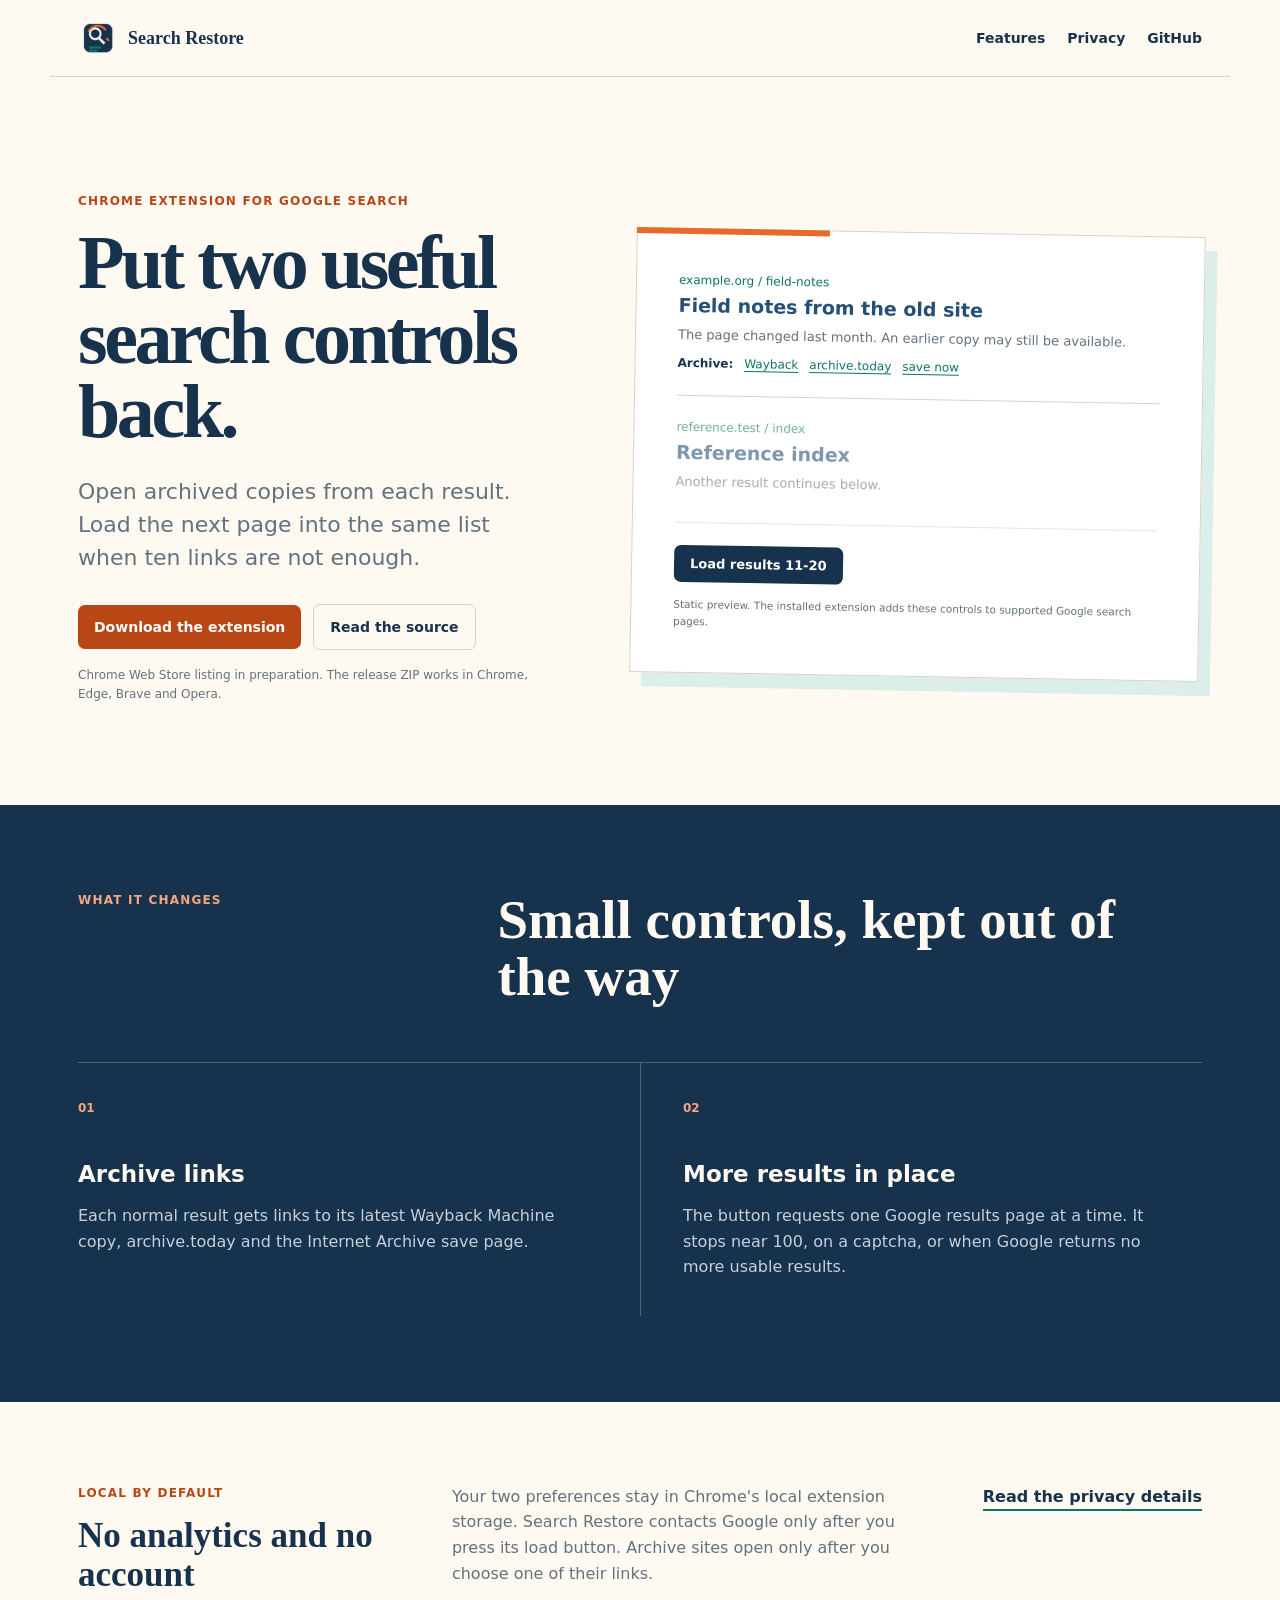
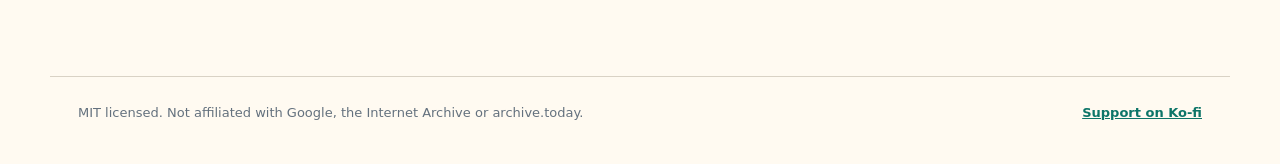
<file: index.html>
<!doctype html>
<html lang="en">
<head>
  <meta charset="utf-8">
  <meta name="viewport" content="width=device-width, initial-scale=1">
  <meta name="description" content="Search Restore adds archive links and a load-more control to Google search results.">
  <meta name="theme-color" content="#fffaf1">
  <title>Search Restore</title>
  <link rel="icon" href="extension/icons/icon48.png">
  <link rel="stylesheet" href="styles.css">
</head>
<body>
  <a class="skip-link" href="#main">Skip to content</a>

  <header class="site-header">
    <a class="brand" href="./" aria-label="Search Restore home">
      <img src="extension/icons/icon48.png" width="40" height="40" alt="">
      <span>Search Restore</span>
    </a>
    <nav aria-label="Main navigation">
      <a href="#features">Features</a>
      <a href="privacy.html">Privacy</a>
      <a href="https://github.com/cig13zs/search-restore">GitHub</a>
    </nav>
  </header>

  <main id="main">
    <section class="hero">
      <div class="hero-copy">
        <p class="eyebrow">Chrome extension for Google Search</p>
        <h1>Put two useful search controls back.</h1>
        <p class="lede">Open archived copies from each result. Load the next page into the same list when ten links are not enough.</p>
        <div class="actions">
          <a class="primary" href="https://github.com/cig13zs/search-restore/releases">Download the extension</a>
          <a class="secondary" href="https://github.com/cig13zs/search-restore">Read the source</a>
        </div>
        <p class="availability">Chrome Web Store listing in preparation. The release ZIP works in Chrome, Edge, Brave and Opera.</p>
      </div>

      <div class="result-sheet" aria-label="Example search result with Search Restore controls">
        <div class="sheet-rule"></div>
        <article class="mock-result">
          <p class="mock-url">example.org / field-notes</p>
          <h2>Field notes from the old site</h2>
          <p>The page changed last month. An earlier copy may still be available.</p>
          <div class="mock-archive"><strong>Archive:</strong> <a href="#preview-note">Wayback</a> <a href="#preview-note">archive.today</a> <a href="#preview-note">save now</a></div>
        </article>
        <article class="mock-result muted-result" aria-hidden="true">
          <p class="mock-url">reference.test / index</p>
          <h2>Reference index</h2>
          <p>Another result continues below.</p>
        </article>
        <button type="button" class="mock-button" disabled>Load results 11-20</button>
        <p id="preview-note" class="preview-note">Static preview. The installed extension adds these controls to supported Google search pages.</p>
      </div>
    </section>

    <section class="features" id="features" aria-labelledby="features-heading">
      <div class="section-heading">
        <p class="eyebrow">What it changes</p>
        <h2 id="features-heading">Small controls, kept out of the way</h2>
      </div>
      <div class="feature-grid">
        <article>
          <span class="number">01</span>
          <h3>Archive links</h3>
          <p>Each normal result gets links to its latest Wayback Machine copy, archive.today and the Internet Archive save page.</p>
        </article>
        <article>
          <span class="number">02</span>
          <h3>More results in place</h3>
          <p>The button requests one Google results page at a time. It stops near 100, on a captcha, or when Google returns no more usable results.</p>
        </article>
      </div>
    </section>

    <section class="privacy-strip" aria-labelledby="privacy-heading">
      <div>
        <p class="eyebrow">Local by default</p>
        <h2 id="privacy-heading">No analytics and no account</h2>
      </div>
      <p>Your two preferences stay in Chrome's local extension storage. Search Restore contacts Google only after you press its load button. Archive sites open only after you choose one of their links.</p>
      <a href="privacy.html">Read the privacy details</a>
    </section>
  </main>

  <footer>
    <p>MIT licensed. Not affiliated with Google, the Internet Archive or archive.today.</p>
    <a href="https://ko-fi.com/jju1s">Support on Ko-fi</a>
  </footer>
</body>
</html>
</file>
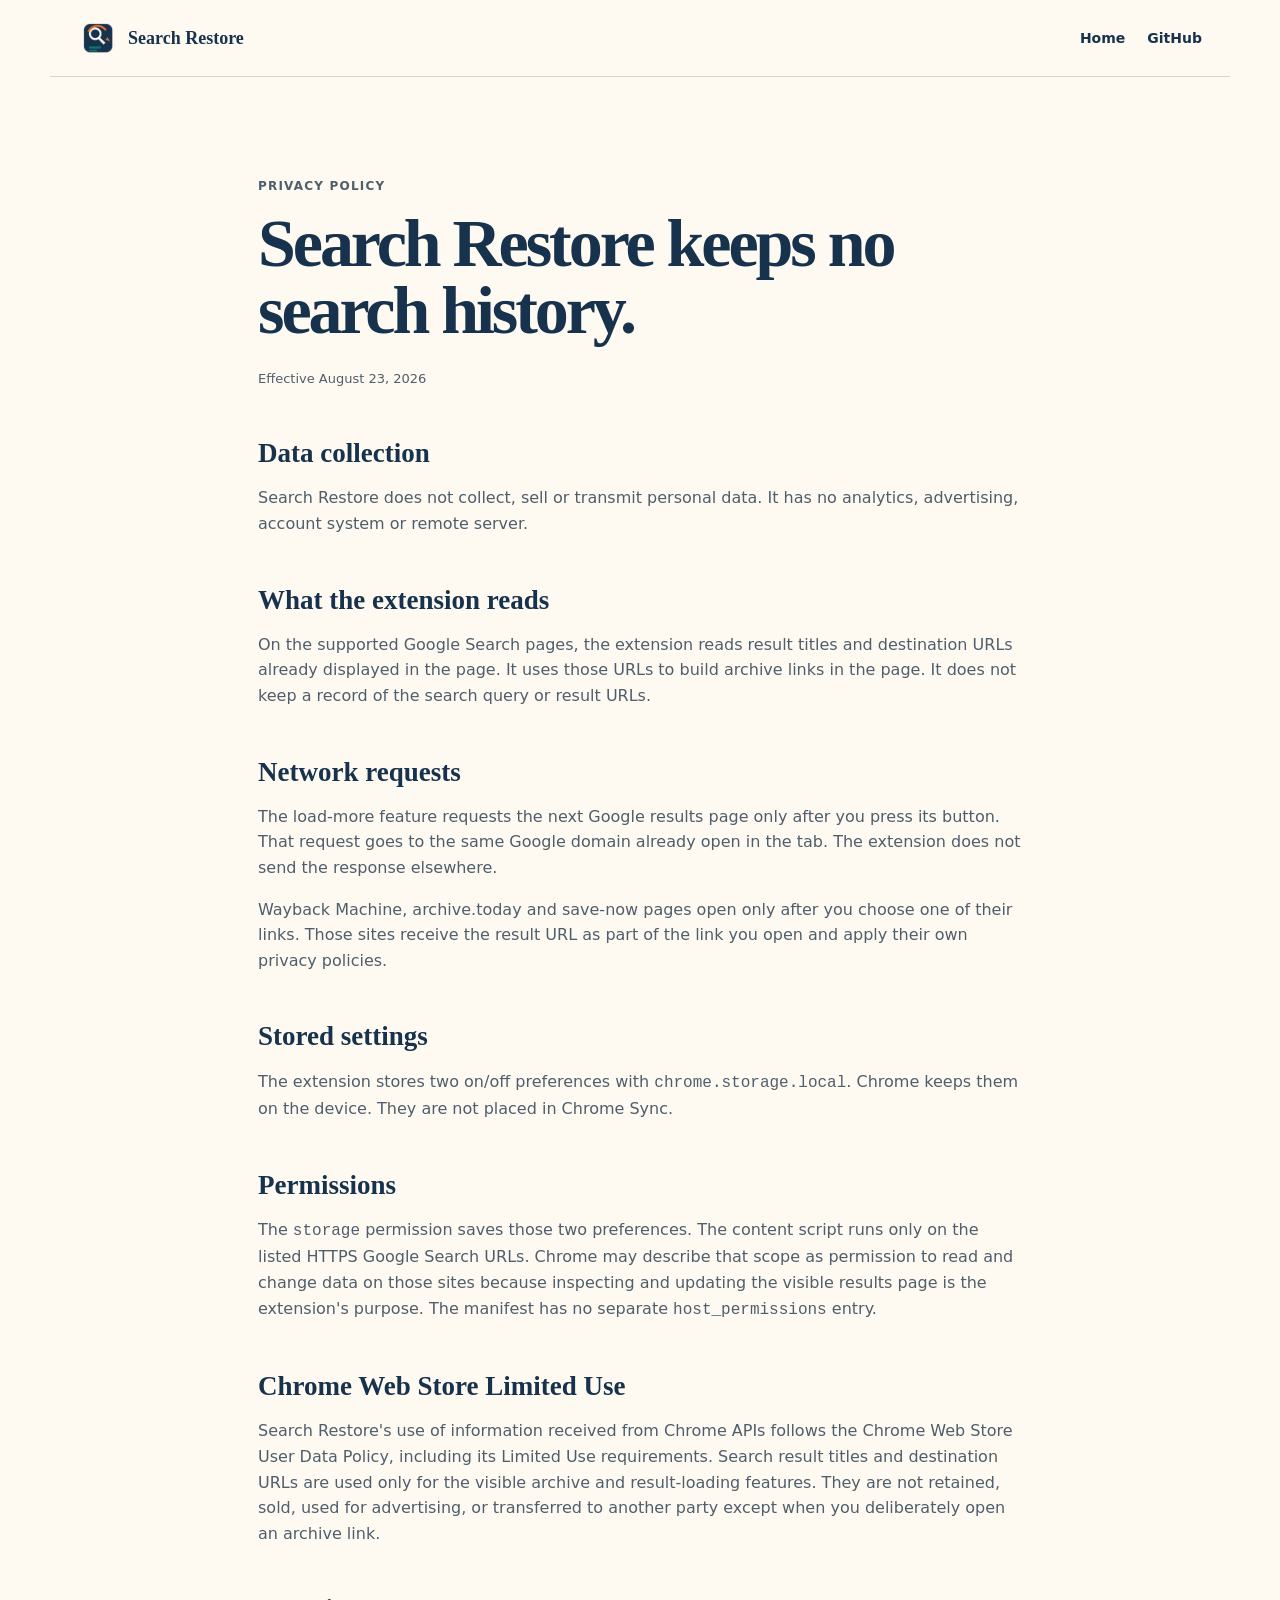
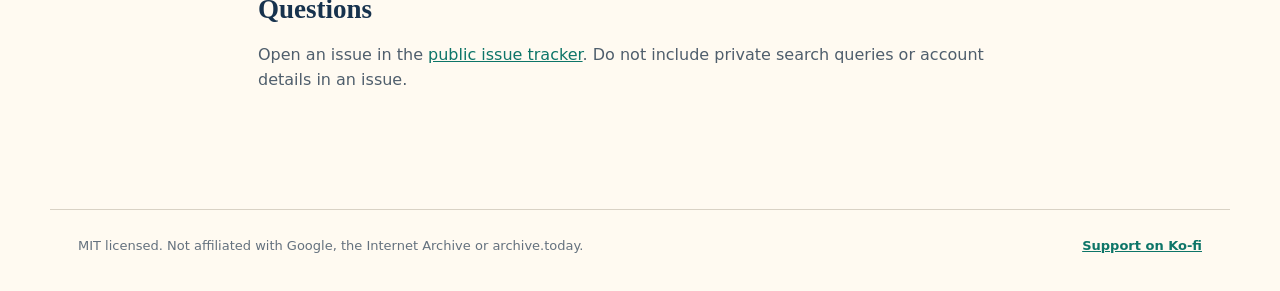
<file: privacy.html>
<!doctype html>
<html lang="en">
<head>
  <meta charset="utf-8">
  <meta name="viewport" content="width=device-width, initial-scale=1">
  <meta name="description" content="Privacy policy for the Search Restore browser extension.">
  <meta name="theme-color" content="#fffaf1">
  <title>Privacy | Search Restore</title>
  <link rel="icon" href="extension/icons/icon48.png">
  <link rel="stylesheet" href="styles.css">
</head>
<body>
  <a class="skip-link" href="#main">Skip to content</a>
  <header class="site-header">
    <a class="brand" href="./" aria-label="Search Restore home">
      <img src="extension/icons/icon48.png" width="40" height="40" alt="">
      <span>Search Restore</span>
    </a>
    <nav aria-label="Main navigation">
      <a href="./">Home</a>
      <a href="https://github.com/cig13zs/search-restore">GitHub</a>
    </nav>
  </header>

  <main class="legal" id="main">
    <p class="eyebrow">Privacy policy</p>
    <h1>Search Restore keeps no search history.</h1>
    <p class="updated">Effective August 23, 2026</p>

    <h2>Data collection</h2>
    <p>Search Restore does not collect, sell or transmit personal data. It has no analytics, advertising, account system or remote server.</p>

    <h2>What the extension reads</h2>
    <p>On the supported Google Search pages, the extension reads result titles and destination URLs already displayed in the page. It uses those URLs to build archive links in the page. It does not keep a record of the search query or result URLs.</p>

    <h2>Network requests</h2>
    <p>The load-more feature requests the next Google results page only after you press its button. That request goes to the same Google domain already open in the tab. The extension does not send the response elsewhere.</p>
    <p>Wayback Machine, archive.today and save-now pages open only after you choose one of their links. Those sites receive the result URL as part of the link you open and apply their own privacy policies.</p>

    <h2>Stored settings</h2>
    <p>The extension stores two on/off preferences with <code>chrome.storage.local</code>. Chrome keeps them on the device. They are not placed in Chrome Sync.</p>

    <h2>Permissions</h2>
    <p>The <code>storage</code> permission saves those two preferences. The content script runs only on the listed HTTPS Google Search URLs. Chrome may describe that scope as permission to read and change data on those sites because inspecting and updating the visible results page is the extension's purpose. The manifest has no separate <code>host_permissions</code> entry.</p>

    <h2>Chrome Web Store Limited Use</h2>
    <p>Search Restore's use of information received from Chrome APIs follows the Chrome Web Store User Data Policy, including its Limited Use requirements. Search result titles and destination URLs are used only for the visible archive and result-loading features. They are not retained, sold, used for advertising, or transferred to another party except when you deliberately open an archive link.</p>

    <h2>Questions</h2>
    <p>Open an issue in the <a href="https://github.com/cig13zs/search-restore/issues">public issue tracker</a>. Do not include private search queries or account details in an issue.</p>
  </main>

  <footer>
    <p>MIT licensed. Not affiliated with Google, the Internet Archive or archive.today.</p>
    <a href="https://ko-fi.com/jju1s">Support on Ko-fi</a>
  </footer>
</body>
</html>
</file>
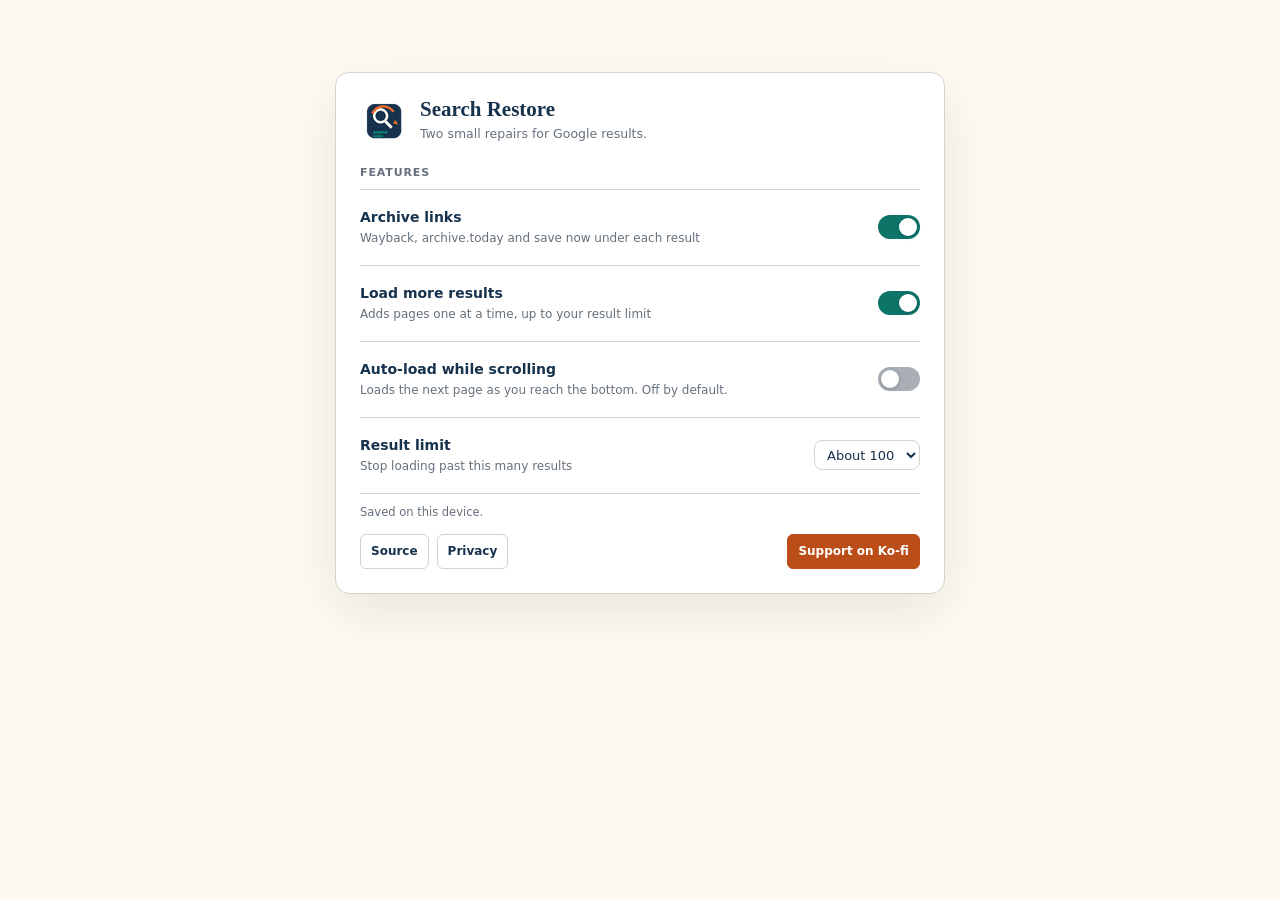
<file: extension/popup.html>
<!doctype html>
<html lang="en">
<head>
  <meta charset="utf-8">
  <meta name="viewport" content="width=device-width, initial-scale=1">
  <meta name="description" content="Choose which Search Restore tools run on Google search pages.">
  <title>Search Restore settings</title>
  <link rel="icon" href="icons/icon48.png">
  <link rel="stylesheet" href="popup.css">
</head>
<body>
  <main class="panel">
    <header class="masthead">
      <img src="icons/icon48.png" width="48" height="48" alt="">
      <div>
        <h1>Search Restore</h1>
        <p>Two small repairs for Google results.</p>
      </div>
    </header>

    <section class="settings" aria-labelledby="features-title">
      <h2 id="features-title">Features</h2>

      <label class="setting" for="archive-links">
        <span class="setting-copy">
          <span class="setting-name">Archive links</span>
          <span class="setting-note">Wayback, archive.today and save now under each result</span>
        </span>
        <span class="switch">
          <input id="archive-links" type="checkbox" data-setting="archiveLinks" checked>
          <span class="switch-track" aria-hidden="true"></span>
        </span>
      </label>

      <label class="setting" for="load-more">
        <span class="setting-copy">
          <span class="setting-name">Load more results</span>
          <span class="setting-note">Adds pages one at a time, up to your result limit</span>
        </span>
        <span class="switch">
          <input id="load-more" type="checkbox" data-setting="loadMore" checked>
          <span class="switch-track" aria-hidden="true"></span>
        </span>
      </label>

      <label class="setting" for="auto-load">
        <span class="setting-copy">
          <span class="setting-name">Auto-load while scrolling</span>
          <span class="setting-note">Loads the next page as you reach the bottom. Off by default.</span>
        </span>
        <span class="switch">
          <input id="auto-load" type="checkbox" data-setting="autoLoad">
          <span class="switch-track" aria-hidden="true"></span>
        </span>
      </label>

      <label class="setting" for="max-results">
        <span class="setting-copy">
          <span class="setting-name">Result limit</span>
          <span class="setting-note">Stop loading past this many results</span>
        </span>
        <select id="max-results" data-setting="maxResults" class="select">
          <option value="30">About 30</option>
          <option value="50" selected>About 50</option>
          <option value="100">About 100</option>
        </select>
      </label>
    </section>

    <p class="status" id="settings-status" role="status" aria-live="polite">Saved on this device.</p>

    <nav class="links" aria-label="Project links">
      <a href="https://github.com/cig13zs/search-restore" target="_blank" rel="noopener noreferrer">Source</a>
      <a href="https://cig13zs.github.io/search-restore/privacy.html" target="_blank" rel="noopener noreferrer">Privacy</a>
      <a class="support" href="https://ko-fi.com/jju1s" target="_blank" rel="noopener noreferrer">Support on Ko-fi</a>
    </nav>
  </main>
  <script src="settings.js"></script>
</body>
</html>
</file>
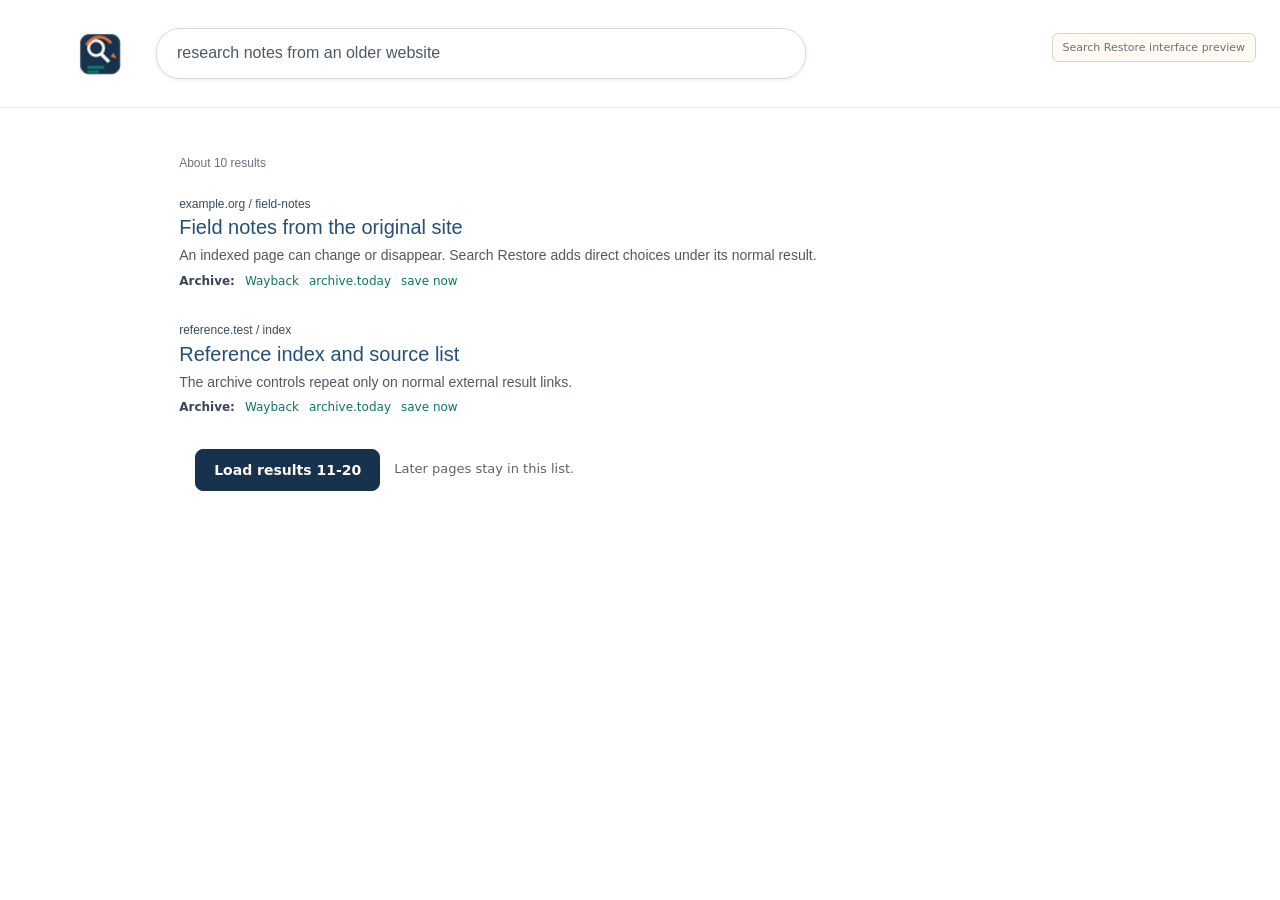
<file: store-assets/source/results-preview.html>
<!doctype html>
<html lang="en">
<head>
  <meta charset="utf-8">
  <meta name="viewport" content="width=device-width, initial-scale=1">
  <title>Search Restore results preview</title>
  <link rel="stylesheet" href="../../extension/content.css">
  <style>
    * { box-sizing: border-box; }
    body { background: #fff; color: #202124; font: 14px/1.55 Arial, sans-serif; margin: 0; }
    header { align-items: center; border-bottom: 1px solid #e4e7eb; display: flex; gap: 28px; height: 108px; padding: 24px 72px; }
    .mark { height: 56px; width: 56px; }
    .search-box { border: 1px solid #d6dbe0; border-radius: 24px; box-shadow: 0 1px 4px rgb(30 50 70 / 10%); color: #4c5965; font-size: 16px; max-width: 650px; padding: 12px 20px; width: 60vw; }
    main { margin-left: clamp(72px, 14vw, 190px); max-width: 730px; padding: 34px 0 70px; }
    .about { color: #6b7280; font-size: 12px; margin-bottom: 22px; }
    article { margin-bottom: 30px; }
    .url { color: #3c4c58; font-size: 12px; margin: 0 0 2px; }
    h2 { color: #244f76; font-size: 20px; font-weight: 500; line-height: 1.25; margin: 0 0 5px; }
    article > p:last-of-type { color: #4f5962; margin: 0; }
    .sr-archive-row { margin-top: 5px; }
    .preview-label { background: #fffaf1; border: 1px solid #d9d2c5; border-radius: 6px; color: #64717e; font: 11px system-ui, sans-serif; padding: 7px 10px; position: fixed; right: 24px; top: 22px; }
  </style>
</head>
<body>
  <header>
    <img class="mark" src="../../extension/icons/icon48.png" alt="">
    <div class="search-box">research notes from an older website</div>
  </header>
  <main>
    <p class="about">About 10 results</p>
    <article>
      <p class="url">example.org / field-notes</p>
      <h2>Field notes from the original site</h2>
      <p>An indexed page can change or disappear. Search Restore adds direct choices under its normal result.</p>
      <span class="sr-archive-row">
        <span class="sr-archive-label">Archive:</span>
        <a class="sr-archive-link" href="#">Wayback</a>
        <a class="sr-archive-link" href="#">archive.today</a>
        <a class="sr-archive-link" href="#">save now</a>
      </span>
    </article>
    <article>
      <p class="url">reference.test / index</p>
      <h2>Reference index and source list</h2>
      <p>The archive controls repeat only on normal external result links.</p>
      <span class="sr-archive-row">
        <span class="sr-archive-label">Archive:</span>
        <a class="sr-archive-link" href="#">Wayback</a>
        <a class="sr-archive-link" href="#">archive.today</a>
        <a class="sr-archive-link" href="#">save now</a>
      </span>
    </article>
    <div class="sr-load-bar" data-sr-load-bar="1">
      <button class="sr-load-button" type="button">Load results 11-20</button>
      <span class="sr-load-status" role="status">Later pages stay in this list.</span>
    </div>
  </main>
  <p class="preview-label">Search Restore interface preview</p>
</body>
</html>
</file>
<file: styles.css>
:root {
  color-scheme: light;
  --paper: #fffaf1;
  --white: #ffffff;
  --ink: #17324d;
  --muted: #64717e;
  --line: #d9d2c5;
  --orange: #e66a2c;
  --orange-dark: #b94715;
  --orange-hover: #8f310f;
  --teal: #0d7568;
  --teal-pale: #dceee9;
}

* {
  box-sizing: border-box;
}

html {
  scroll-behavior: smooth;
}

body {
  background: var(--paper);
  color: var(--ink);
  font: 16px/1.6 system-ui, -apple-system, "Segoe UI", sans-serif;
  margin: 0;
}

a {
  color: var(--teal);
}

a:focus-visible,
button:focus-visible {
  outline: 3px solid var(--orange);
  outline-offset: 3px;
}

.skip-link {
  background: var(--ink);
  color: var(--white);
  left: 12px;
  padding: 8px 12px;
  position: fixed;
  top: -80px;
  z-index: 10;
}

.skip-link:focus {
  top: 12px;
}

.site-header {
  align-items: center;
  border-bottom: 1px solid var(--line);
  display: flex;
  justify-content: space-between;
  margin: 0 auto;
  max-width: 1180px;
  padding: 18px 28px;
}

.brand {
  align-items: center;
  color: var(--ink);
  display: flex;
  font-family: Georgia, "Times New Roman", serif;
  font-size: 18px;
  font-weight: 700;
  gap: 10px;
  text-decoration: none;
}

.site-header nav {
  display: flex;
  flex-wrap: wrap;
  gap: 8px 22px;
}

.site-header nav a {
  color: var(--ink);
  font-size: 14px;
  font-weight: 650;
  text-decoration: none;
}

.site-header nav a:hover {
  color: var(--teal);
}

.hero {
  display: grid;
  gap: clamp(38px, 7vw, 90px);
  grid-template-columns: minmax(0, 0.9fr) minmax(360px, 1.1fr);
  margin: 0 auto;
  max-width: 1180px;
  padding: clamp(60px, 9vw, 122px) 28px 88px;
}

.hero-copy {
  align-self: center;
}

.eyebrow {
  color: var(--orange-dark);
  font-size: 12px;
  font-weight: 800;
  letter-spacing: 0.1em;
  margin: 0 0 14px;
  text-transform: uppercase;
}

h1,
h2,
h3,
p {
  margin-top: 0;
}

h1,
h2 {
  font-family: Georgia, "Times New Roman", serif;
}

h1 {
  font-size: clamp(42px, 6.3vw, 76px);
  letter-spacing: -0.045em;
  line-height: 0.98;
  margin-bottom: 26px;
  max-width: 720px;
}

.lede {
  color: var(--muted);
  font-size: clamp(18px, 2vw, 22px);
  line-height: 1.5;
  margin-bottom: 30px;
  max-width: 620px;
}

.actions {
  align-items: center;
  display: flex;
  flex-wrap: wrap;
  gap: 12px;
  margin-bottom: 16px;
}

.actions a {
  border-radius: 7px;
  font-size: 14px;
  font-weight: 750;
  padding: 11px 16px;
  text-decoration: none;
}

.primary {
  background: var(--orange-dark);
  color: var(--white);
}

.primary:hover {
  background: var(--orange-hover);
}

.secondary {
  border: 1px solid var(--line);
  color: var(--ink);
}

.secondary:hover {
  border-color: var(--teal);
}

.availability {
  color: var(--muted);
  font-size: 12px;
  max-width: 540px;
}

.result-sheet {
  align-self: center;
  background: var(--white);
  border: 1px solid var(--line);
  box-shadow: 12px 14px 0 var(--teal-pale);
  padding: clamp(24px, 4vw, 42px);
  position: relative;
  transform: rotate(1deg);
}

.sheet-rule {
  background: var(--orange);
  height: 6px;
  left: -1px;
  position: absolute;
  top: -1px;
  width: 34%;
}

.mock-result {
  border-bottom: 1px solid var(--line);
  margin-bottom: 22px;
  padding-bottom: 22px;
}

.mock-url {
  color: var(--teal);
  font-size: 12px;
  margin-bottom: 3px;
}

.mock-result h2 {
  color: #244f76;
  font-family: system-ui, -apple-system, "Segoe UI", sans-serif;
  font-size: 19px;
  line-height: 1.35;
  margin-bottom: 6px;
}

.mock-result > p:not(.mock-url) {
  color: var(--muted);
  font-size: 13px;
  margin-bottom: 8px;
}

.mock-archive {
  align-items: center;
  display: flex;
  flex-wrap: wrap;
  font-size: 12px;
  gap: 5px 11px;
}

.mock-archive a {
  text-underline-offset: 3px;
}

.muted-result {
  opacity: 0.58;
}

.mock-button {
  background: var(--ink);
  border: 0;
  border-radius: 7px;
  color: var(--white);
  font: 700 13px/1 system-ui, sans-serif;
  opacity: 1;
  padding: 12px 16px;
}

.preview-note {
  color: var(--muted);
  font-size: 10.5px;
  margin: 14px 0 0;
}

.features {
  background: var(--ink);
  color: var(--paper);
  padding: 86px max(28px, calc((100vw - 1124px) / 2));
}

.features .eyebrow {
  color: #f4a77e;
}

.section-heading {
  display: grid;
  gap: 10px 40px;
  grid-template-columns: 0.7fr 1.3fr;
  margin-bottom: 56px;
}

.section-heading h2 {
  font-size: clamp(34px, 4.5vw, 55px);
  line-height: 1.05;
  margin-bottom: 0;
  max-width: 760px;
}

.feature-grid {
  border-top: 1px solid rgb(255 250 241 / 25%);
  display: grid;
  grid-template-columns: 1fr 1fr;
}

.feature-grid article {
  min-height: 250px;
  padding: 36px 42px 20px 0;
}

.feature-grid article + article {
  border-left: 1px solid rgb(255 250 241 / 25%);
  padding-left: 42px;
}

.number {
  color: #f4a77e;
  display: block;
  font-size: 12px;
  font-weight: 800;
  margin-bottom: 38px;
}

.feature-grid h3 {
  font-size: 23px;
  margin-bottom: 10px;
}

.feature-grid p {
  color: #c7d0da;
  max-width: 480px;
}

.privacy-strip {
  align-items: start;
  display: grid;
  gap: 28px 60px;
  grid-template-columns: 0.8fr 1.2fr auto;
  margin: 0 auto;
  max-width: 1180px;
  padding: 82px 28px;
}

.privacy-strip h2 {
  font-size: 35px;
  line-height: 1.1;
  margin-bottom: 0;
}

.privacy-strip > p {
  color: var(--muted);
  margin-bottom: 0;
}

.privacy-strip > a {
  border-bottom: 2px solid var(--teal);
  color: var(--ink);
  font-weight: 700;
  text-decoration: none;
  white-space: nowrap;
}

footer {
  border-top: 1px solid var(--line);
  display: flex;
  font-size: 13px;
  gap: 18px 40px;
  justify-content: space-between;
  margin: 0 auto;
  max-width: 1180px;
  padding: 26px 28px 40px;
}

footer p {
  color: var(--muted);
  margin-bottom: 0;
}

footer a {
  font-weight: 700;
  white-space: nowrap;
}

.legal {
  margin: 0 auto;
  max-width: 820px;
  min-height: calc(100vh - 180px);
  padding: clamp(54px, 9vw, 100px) 28px;
}

.legal h1 {
  font-size: clamp(42px, 7vw, 68px);
}

.legal h2 {
  font-size: 27px;
  margin: 42px 0 10px;
}

.legal p,
.legal li {
  color: #4f5e6c;
}

.legal .updated {
  font-size: 13px;
}

@media (max-width: 820px) {
  .hero {
    grid-template-columns: 1fr;
  }

  .result-sheet {
    transform: none;
  }

  .section-heading,
  .privacy-strip {
    grid-template-columns: 1fr;
  }

  .feature-grid {
    grid-template-columns: 1fr;
  }

  .feature-grid article + article {
    border-left: 0;
    border-top: 1px solid rgb(255 250 241 / 25%);
    padding-left: 0;
  }

  .privacy-strip > a {
    justify-self: start;
  }
}

@media (max-width: 600px) {
  .site-header {
    align-items: flex-start;
    flex-direction: column;
    gap: 16px;
    padding: 16px 20px;
  }

  .site-header nav {
    gap: 8px 18px;
    width: 100%;
  }

  .hero {
    padding: 50px 20px 70px;
  }

  h1 {
    font-size: clamp(40px, 14vw, 58px);
  }

  .result-sheet {
    box-shadow: 7px 8px 0 var(--teal-pale);
    padding: 24px 19px;
  }

  .features {
    padding: 68px 20px;
  }

  .privacy-strip {
    padding: 64px 20px;
  }

  footer {
    align-items: flex-start;
    flex-direction: column;
    padding: 24px 20px 34px;
  }
}

@media (prefers-reduced-motion: reduce) {
  html {
    scroll-behavior: auto;
  }
}
</file>
<file: extension/popup.css>
:root {
  color-scheme: light dark;
  --paper: #fffaf1;
  --ink: #17324d;
  --muted: #66717d;
  --line: #d8d3c8;
  --orange: #e66a2c;
  --button-orange: #bb4d19;
  --button-orange-hover: #8f350f;
  --teal: #0d7568;
  --panel: #ffffff;
}

* {
  box-sizing: border-box;
}

body {
  background: var(--paper);
  color: var(--ink);
  font: 14px/1.45 system-ui, -apple-system, "Segoe UI", sans-serif;
  margin: 0;
  min-width: 330px;
}

.panel {
  background: var(--panel);
  margin: 0 auto;
  max-width: 430px;
  padding: 18px;
}

.masthead {
  align-items: center;
  display: flex;
  gap: 12px;
  margin-bottom: 20px;
}

.masthead img {
  flex: 0 0 auto;
}

h1,
h2,
p {
  margin-top: 0;
}

h1 {
  font-family: Georgia, "Times New Roman", serif;
  font-size: 21px;
  line-height: 1.1;
  margin-bottom: 4px;
}

.masthead p {
  color: var(--muted);
  font-size: 12.5px;
  margin-bottom: 0;
}

h2 {
  color: var(--muted);
  font-size: 11px;
  letter-spacing: 0.08em;
  margin-bottom: 8px;
  text-transform: uppercase;
}

.settings {
  border-bottom: 1px solid var(--line);
}

.setting {
  align-items: center;
  border-top: 1px solid var(--line);
  cursor: pointer;
  display: flex;
  gap: 16px;
  justify-content: space-between;
  min-height: 76px;
  padding: 12px 0;
}

.setting-copy {
  display: grid;
  gap: 3px;
}

.setting-name {
  font-weight: 700;
}

.setting-note {
  color: var(--muted);
  font-size: 12px;
  max-width: 260px;
}

.switch {
  flex: 0 0 42px;
  height: 24px;
  position: relative;
}

.switch input {
  height: 1px;
  left: 0;
  margin: 0;
  opacity: 0;
  position: absolute;
  top: 0;
  width: 1px;
}

.switch-track {
  background: #a9afb5;
  border-radius: 999px;
  display: block;
  height: 24px;
  position: relative;
  transition: background 120ms ease;
  width: 42px;
}

.switch-track::after {
  background: #fff;
  border-radius: 50%;
  box-shadow: 0 1px 4px rgb(23 50 77 / 28%);
  content: "";
  height: 18px;
  left: 3px;
  position: absolute;
  top: 3px;
  transition: transform 120ms ease;
  width: 18px;
}

.switch input:checked + .switch-track {
  background: var(--teal);
}

.switch input:checked + .switch-track::after {
  transform: translateX(18px);
}

.switch input:focus-visible + .switch-track {
  outline: 3px solid var(--orange);
  outline-offset: 3px;
}

.status {
  color: var(--muted);
  font-size: 11.5px;
  min-height: 18px;
  margin: 10px 0 12px;
}

.links {
  display: flex;
  flex-wrap: wrap;
  gap: 8px;
}

.links a {
  border: 1px solid var(--line);
  border-radius: 6px;
  color: var(--ink);
  font-size: 12px;
  font-weight: 700;
  padding: 8px 10px;
  text-decoration: none;
}

.links a:hover {
  border-color: var(--teal);
}

.links a:focus-visible {
  outline: 3px solid var(--orange);
  outline-offset: 2px;
}

.links .support {
  background: var(--button-orange);
  border-color: var(--button-orange);
  color: #fff;
  margin-left: auto;
}

.links .support:hover {
  background: var(--button-orange-hover);
  border-color: var(--button-orange-hover);
}

@media (min-width: 720px) {
  body {
    min-width: 0;
    padding: 72px 24px;
  }

  .panel {
    border: 1px solid var(--line);
    border-radius: 14px;
    box-shadow: 0 18px 55px rgb(23 50 77 / 10%);
    max-width: 610px;
    padding: 24px;
  }

  .setting-note {
    max-width: 430px;
  }
}

@media (max-width: 370px) {
  body {
    min-width: 300px;
  }

  .panel {
    padding: 14px;
  }

  .setting {
    gap: 10px;
  }

  .links .support {
    margin-left: 0;
  }
}

@media (prefers-color-scheme: dark) {
  :root {
    --paper: #101a24;
    --ink: #f5efe5;
    --muted: #b4bcc5;
    --line: #3a4652;
    --panel: #172432;
    --orange: #f08a55;
    --button-orange: #f08a55;
    --button-orange-hover: #ffab7a;
    --teal: #52b8a7;
  }

  .links .support {
    color: #172432;
  }
}

@media (prefers-reduced-motion: reduce) {
  .switch-track,
  .switch-track::after {
    transition: none;
  }
}

.select {
  flex: none;
  min-height: 30px;
  padding: 4px 8px;
  border: 1px solid var(--line, #ccc);
  border-radius: 8px;
  background: inherit;
  color: inherit;
  font: inherit;
  font-size: 13px;
}
</file>
<file: extension/content.css>
.sr-archive-row {
  align-items: center;
  color: #5f6368;
  display: flex;
  flex-wrap: wrap;
  font: 12px/1.6 system-ui, -apple-system, "Segoe UI", sans-serif;
  gap: 4px 10px;
  margin-top: 3px;
}

.sr-archive-label {
  color: #394457;
  font-weight: 650;
}

.sr-archive-link {
  color: #0d7568;
  text-decoration: underline;
  text-decoration-color: transparent;
  text-underline-offset: 3px;
}

.sr-archive-link:hover {
  text-decoration-color: currentColor;
}

.sr-archive-link:focus-visible,
.sr-load-button:focus-visible {
  outline: 3px solid #e66a2c;
  outline-offset: 3px;
}

.sr-load-bar {
  align-items: center;
  display: flex;
  flex-wrap: wrap;
  gap: 10px 14px;
  justify-content: flex-start;
  margin: 26px 0 42px;
  min-height: 44px;
  padding-left: min(16px, 3vw);
}

.sr-load-button {
  background: #17324d;
  border: 1px solid #17324d;
  border-radius: 8px;
  color: #fffaf1;
  cursor: pointer;
  font: 650 14px/1 system-ui, -apple-system, "Segoe UI", sans-serif;
  min-height: 42px;
  padding: 0 18px;
}

.sr-load-button:hover {
  background: #244d6b;
}

.sr-load-button:disabled {
  cursor: wait;
  opacity: 0.65;
}

.sr-load-status {
  color: #5f6368;
  font: 13px/1.45 system-ui, -apple-system, "Segoe UI", sans-serif;
  max-width: 420px;
}

@media (prefers-color-scheme: dark) {
  .sr-archive-row,
  .sr-load-status {
    color: #aeb4bc;
  }

  .sr-archive-label {
    color: #d8dee8;
  }

  .sr-archive-link {
    color: #70c8b8;
  }

  .sr-load-button {
    background: #f08a55;
    border-color: #f08a55;
    color: #132234;
  }

  .sr-load-button:hover {
    background: #ffab7a;
  }
}

@media (max-width: 520px) {
  .sr-load-bar {
    align-items: stretch;
    flex-direction: column;
    padding: 0 12px;
  }

  .sr-load-button {
    width: 100%;
  }
}

@media (prefers-reduced-motion: reduce) {
  .sr-archive-link,
  .sr-load-button {
    scroll-behavior: auto;
    transition: none;
  }
}

.sr-copy-button {
  margin-left: 8px;
  padding: 4px 10px;
  font: inherit;
  font-size: 12px;
  border: 1px solid #dadce0;
  border-radius: 16px;
  background: #fff;
  color: #3c4043;
  cursor: pointer;
}
.sr-copy-button:hover {
  border-color: #bdc1c6;
}
</file>
